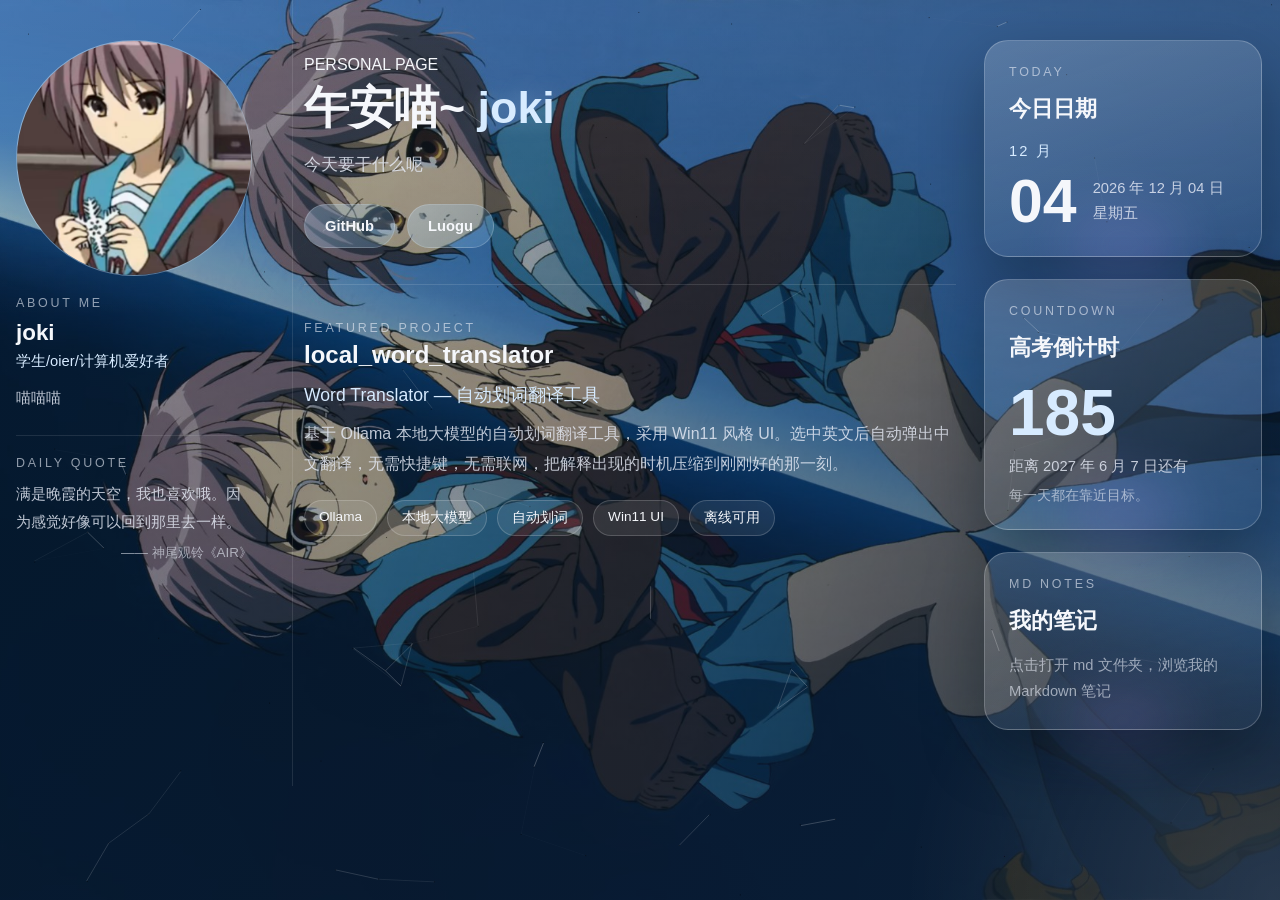
<file: index.html>
<!DOCTYPE html>
<html lang="zh-CN">
  <head>
    <meta charset="UTF-8" />
    <meta name="viewport" content="width=device-width, initial-scale=1.0" />
    <title>joki | 个人主页</title>
    <meta
      name="description"
      content="joki 的个人主页，展示 GitHub、local_word_translator 项目、今日日期与高考倒计时。"
    />
    <link rel="stylesheet" href="style.css" />
    <style>
      #particles-canvas {
        position: fixed;
        inset: 0;
        z-index: 0;
        pointer-events: none;
      }
    </style>
  </head>
  <body>
    <canvas id="particles-canvas" aria-hidden="true"></canvas>
    <div class="dash-shell">
      <aside class="dash-sidebar">
        <div class="sidebar-section">
          <div class="sidebar-avatar" id="avatarFrame">
            <img
              id="avatarImage"
              src="image/head.png"
              alt="joki 的头像"
              loading="lazy"
            />
            <span class="avatar-fallback" aria-hidden="true">J</span>
          </div>
          <div class="sidebar-profile">
            <p class="section-label">ABOUT ME</p>
            <h2 class="sidebar-name">joki</h2>
            <p class="sidebar-bio">学生/oier/计算机爱好者</p>
            <p class="sidebar-desc">喵喵喵</p>
          </div>
        </div>
        <div class="sidebar-section sidebar-quote">
          <p class="section-label">DAILY QUOTE</p>
          <blockquote class="sidebar-quote-text" id="quoteText"></blockquote>
          <cite class="sidebar-quote-source" id="quoteSource"></cite>
        </div>
      </aside>

      <main class="dash-main">
        <section class="dash-hero">
          <p class="eyebrow">PERSONAL PAGE</p>
          <h1 class="dash-hero-title" id="greetingText">喵~ <span>joki</span></h1>
          <p class="dash-hero-text">
            今天要干什么呢
          </p>
          <p class="dash-hero-greeting" id="greetingText"></p>
          <div class="dash-hero-actions">
            <a
              class="primary-button"
              href="https://github.com/joki233"
              target="_blank"
              rel="noreferrer"
            >
              GitHub
            </a>
            <a
              class="primary-button"
              href="https://www.luogu.com.cn/user/790507"
              target="_blank"
              rel="noreferrer"
            >
              Luogu
            </a>
          </div>
        </section>

        <div class="dash-divider"></div>

        <section class="dash-project" id="projectCard">
          <p class="section-label">FEATURED PROJECT</p>
          <h2 class="dash-project-title">local_word_translator</h2>
          <p class="dash-project-subtitle">
            Word Translator — 自动划词翻译工具
          </p>
          <p class="dash-project-desc">
            基于 Ollama 本地大模型的自动划词翻译工具，采用 Win11 风格 UI。选中英文后自动弹出中文翻译，无需快捷键，无需联网，把解释出现的时机压缩到刚刚好的那一刻。
          </p>
          <div class="tag-group" aria-label="项目亮点">
            <span>Ollama</span>
            <span>本地大模型</span>
            <span>自动划词</span>
            <span>Win11 UI</span>
            <span>离线可用</span>
          </div>
        </section>
      </main>

      <aside class="dash-rightbar">
        <section class="glass-card violet-glow dash-card">
          <div class="card-heading">
            <p class="section-label">TODAY</p>
            <h2>今日日期</h2>
          </div>
          <div class="calendar-panel">
            <div class="calendar-month" id="calendarMonth">--月</div>
            <div class="calendar-day" id="calendarDay">--</div>
            <div class="calendar-meta">
              <p id="todayFullDate">---- 年 -- 月 -- 日</p>
              <p id="todayWeekday">星期-</p>
            </div>
          </div>
        </section>

        <section class="glass-card violet-glow dash-card">
          <div class="card-heading">
            <p class="section-label">COUNTDOWN</p>
            <h2>高考倒计时</h2>
          </div>
          <div class="countdown-number" id="countdownDays">--</div>
          <p class="countdown-unit">距离 2027 年 6 月 7 日还有</p>
          <p class="countdown-footnote" id="countdownStatus">
            每一天都在靠近目标。
          </p>
        </section>

        <section class="glass-card violet-glow dash-card dash-card-clickable" id="mdNoteCard">
          <div class="card-heading">
            <p class="section-label">MD NOTES</p>
            <h2>我的笔记</h2>
          </div>
          <p class="md-note-description">
            点击打开 md 文件夹，浏览我的 Markdown 笔记
          </p>
        </section>
      </aside>
    </div>

    <script src="script.js"></script>
    <script src="particles.js"></script>
  </body>
</html>
</file>
<file: style.css>
:root {
  color-scheme: dark;
  --bg-overlay: rgba(10, 18, 30, 0.46);
  --card-bg: rgba(203, 220, 255, 0.16);
  --card-border: rgba(255, 255, 255, 0.22);
  --card-shadow: 0 24px 60px rgba(7, 14, 24, 0.34);
  --text-main: #f5f7fb;
  --text-muted: rgba(231, 236, 246, 0.82);
  --text-soft: rgba(231, 236, 246, 0.62);
  --accent: #a7d4ff;
  --accent-strong: #d7ebff;
  --sidebar-width: 260px;
  --rightbar-width: 280px;
  --dash-max-w: 1600px;
}

* {
  box-sizing: border-box;
}

html,
body {
  margin: 0;
  min-height: 100%;
  font-family: "Segoe UI", "Microsoft YaHei UI", "PingFang SC", sans-serif;
  color: var(--text-main);
}

body {
  min-height: 100vh;
  background:
    radial-gradient(circle at bottom right, rgba(255, 255, 255, 0.12), transparent 24%),
    linear-gradient(180deg, rgba(255, 255, 255, 0.06), transparent 36%),
    linear-gradient(135deg, rgba(10, 18, 28, 0.3), rgba(14, 31, 52, 0.72)),
    url("image/back.png") center / cover no-repeat fixed;
  position: relative;
  overflow-x: hidden;
}

/* ─── Dashboard Shell ─── */

.dash-shell {
  position: relative;
  z-index: 1;
  width: min(var(--dash-max-w), calc(100% - 32px));
  margin: 0 auto;
  padding: 40px 0 56px;
  display: flex;
  gap: 28px;
  align-items: flex-start;
}

.dash-shell::before {
  content: "";
  position: absolute;
  left: calc(var(--sidebar-width) + 16px);
  top: 0;
  bottom: 0;
  width: 1px;
  background: rgba(255, 255, 255, 0.1);
  pointer-events: none;
}

/* ─── Left Sidebar ─── */

.dash-sidebar {
  width: var(--sidebar-width);
  flex-shrink: 0;
  position: sticky;
  top: 40px;
  padding-right: 24px;
}

.sidebar-section {
  margin-bottom: 24px;
}

.sidebar-avatar {
  width: 100%;
  aspect-ratio: 1;
  border-radius: 50%;
  overflow: hidden;
  margin-bottom: 20px;
  background: linear-gradient(135deg, rgba(198, 230, 255, 0.34), rgba(89, 116, 152, 0.22));
  border: 1px solid rgba(255, 255, 255, 0.22);
  box-shadow: inset 0 1px 0 rgba(255, 255, 255, 0.18);
}

.sidebar-avatar img,
.avatar-fallback {
  width: 100%;
  height: 100%;
}

.sidebar-avatar img {
  display: block;
  object-fit: cover;
}

.avatar-fallback {
  position: absolute;
  inset: 0;
  display: grid;
  place-items: center;
  font-size: 5rem;
  font-weight: 700;
  color: rgba(255, 255, 255, 0.9);
  letter-spacing: 0.08em;
  opacity: 0;
  transition: opacity 180ms ease;
}

.sidebar-avatar {
  position: relative;
}

#avatarFrame.is-fallback img {
  opacity: 0;
}

#avatarFrame.is-fallback .avatar-fallback {
  opacity: 1;
}

.section-label {
  margin: 0 0 10px;
  font-size: 0.78rem;
  letter-spacing: 0.22em;
  color: var(--text-soft);
  text-transform: uppercase;
}

.sidebar-name {
  margin: 0 0 6px;
  font-size: 1.4rem;
  font-weight: 700;
  color: var(--text-main);
}

.sidebar-bio {
  margin: 0;
  font-size: 0.92rem;
  color: var(--accent-strong);
}

.sidebar-desc {
  margin: 14px 0 0;
  font-size: 0.92rem;
  line-height: 1.8;
  color: var(--text-muted);
}

.sidebar-quote {
  padding-top: 20px;
  border-top: 1px solid rgba(255, 255, 255, 0.1);
}

.sidebar-quote-text {
  margin: 0;
  font-size: 0.96rem;
  line-height: 1.8;
  font-weight: 500;
  color: var(--text-muted);
  font-style: normal;
}

.sidebar-quote-source {
  display: block;
  margin-top: 8px;
  font-size: 0.84rem;
  color: var(--text-soft);
  font-style: normal;
  text-align: right;
}

/* ─── Main Content ─── */

.dash-main {
  flex: 1;
  min-width: 0;
}

.dash-hero {
  padding: 0;
}

.dash-hero .eyebrow {
  margin-bottom: 8px;
}

.dash-hero-title {
  margin: 0;
  font-size: clamp(2rem, 3.5vw, 3rem);
  line-height: 1.15;
  font-weight: 700;
}

.dash-hero-title span {
  color: var(--accent-strong);
  text-shadow: 0 0 22px rgba(200, 228, 255, 0.28);
}

.dash-hero-text {
  margin: 16px 0 0;
  font-size: 1.06rem;
  line-height: 1.8;
  color: var(--text-muted);
  max-width: 620px;
}

.dash-hero-actions {
  display: flex;
  flex-wrap: wrap;
  align-items: center;
  gap: 12px;
  margin-top: 24px;
}

.primary-button {
  display: inline-flex;
  align-items: center;
  justify-content: center;
  min-height: 44px;
  padding: 0 20px;
  border-radius: 999px;
  border: 1px solid rgba(255, 255, 255, 0.18);
  background: linear-gradient(135deg, rgba(186, 224, 255, 0.32), rgba(123, 176, 219, 0.26));
  color: var(--text-main);
  text-decoration: none;
  font-weight: 600;
  font-size: 0.92rem;
  transition:
    transform 180ms ease,
    box-shadow 180ms ease,
    background 180ms ease;
}

.primary-button:hover {
  transform: translateY(-2px);
  box-shadow: 0 12px 30px rgba(102, 155, 214, 0.24);
  background: linear-gradient(135deg, rgba(201, 232, 255, 0.42), rgba(126, 184, 231, 0.32));
}

.dash-divider {
  height: 1px;
  background: rgba(255, 255, 255, 0.12);
  margin: 36px 0;
}

.dash-project {
  cursor: pointer;
}

.dash-project .section-label {
  margin-bottom: 6px;
}

.dash-project-title {
  margin: 0;
  font-size: 1.5rem;
  font-weight: 700;
  color: var(--text-main);
}

.dash-project-subtitle {
  margin: 14px 0 12px;
  font-size: 1.1rem;
  color: var(--accent-strong);
}

.dash-project-desc {
  margin: 0;
  font-size: 1rem;
  line-height: 1.9;
  color: var(--text-muted);
}

.tag-group {
  display: flex;
  flex-wrap: wrap;
  gap: 10px;
  margin-top: 20px;
}

.tag-group span {
  padding: 8px 14px;
  font-size: 0.85rem;
  border-radius: 999px;
  border: 1px solid rgba(255, 255, 255, 0.18);
  color: var(--text-main);
  background: rgba(255, 255, 255, 0.08);
}

/* ─── Right Sidebar ─── */

.dash-rightbar {
  width: var(--rightbar-width);
  flex-shrink: 0;
  position: sticky;
  top: 40px;
  display: flex;
  flex-direction: column;
  gap: 22px;
  padding-right: 2px;
}

.glass-card {
  position: relative;
  background: linear-gradient(160deg, rgba(255, 255, 255, 0.18), rgba(131, 158, 205, 0.08));
  border: 1px solid var(--card-border);
  box-shadow: var(--card-shadow);
  
  transition:
    transform 180ms ease,
    box-shadow 180ms ease,
    background 180ms ease,
    border-color 180ms ease;
}

.glass-card:hover {
  transform: translateY(-4px);
  box-shadow: 0 18px 38px rgba(102, 155, 214, 0.24);
  background: linear-gradient(135deg, rgba(201, 232, 255, 0.26), rgba(126, 184, 231, 0.2));
  border-color: rgba(218, 236, 255, 0.32);
}

.violet-glow::before {
  content: "";
  position: absolute;
  inset: auto 14% -12% 14%;
  height: 34%;
  border-radius: 999px;
  background: radial-gradient(circle, rgba(178, 144, 255, 0.22) 0, rgba(178, 144, 255, 0.12) 42%, transparent 74%);
  filter: blur(26px);
  z-index: -1;
  pointer-events: none;
}

.dash-card {
  border-radius: 24px;
  padding: 24px;
}

.dash-card-clickable {
  cursor: pointer;
}

.card-heading {
  display: flex;
  flex-direction: column;
  gap: 4px;
}

.card-heading h2 {
  margin: 0;
  font-size: 1.4rem;
  color: var(--text-main);
}

.calendar-panel {
  display: grid;
  grid-template-columns: auto 1fr;
  gap: 10px 16px;
  align-items: center;
  margin-top: 18px;
}

.calendar-month {
  grid-column: 1 / -1;
  font-size: 0.92rem;
  color: var(--accent-strong);
  letter-spacing: 0.14em;
}

.calendar-day {
  font-size: clamp(2.6rem, 5vw, 3.8rem);
  line-height: 1;
  font-weight: 700;
}

.calendar-meta p {
  margin: 2px 0;
  line-height: 1.6;
  color: var(--text-muted);
  font-size: 0.92rem;
}

.countdown-number {
  margin-top: 18px;
  font-size: clamp(2.8rem, 5vw, 4.2rem);
  line-height: 1;
  font-weight: 700;
  color: var(--accent-strong);
}

.countdown-unit {
  margin: 12px 0 0;
  font-size: 0.92rem;
  color: var(--text-muted);
}

.countdown-footnote {
  margin: 10px 0 0;
  font-size: 0.88rem;
  color: var(--text-soft);
}

.md-note-description {
  margin: 16px 0 0;
  color: var(--text-soft);
  font-size: 0.92rem;
  line-height: 1.8;
}

/* ─── Responsive ─── */

@media (max-width: 960px) {
  .dash-shell {
    flex-direction: column;
    width: min(100% - 32px, var(--dash-max-w));
    gap: 24px;
  }

  .dash-sidebar,
  .dash-rightbar {
    width: 100%;
    position: static;
  }

  .dash-sidebar {
    padding-right: 0;
    border-right: none;
  }

  .dash-shell::before {
    display: none;
  }

  .sidebar-avatar {
    width: 120px;
    aspect-ratio: 1;
    margin-bottom: 16px;
  }

  .dash-hero-title {
    font-size: clamp(1.6rem, 5vw, 2.2rem);
  }
}

@media (max-width: 640px) {
  .dash-shell {
    padding: 24px 0 40px;
    gap: 20px;
  }

  .sidebar-avatar {
    width: 96px;
  }

  .dash-card {
    padding: 20px;
  }

  .dash-divider {
    margin: 28px 0;
  }
}
</file>
